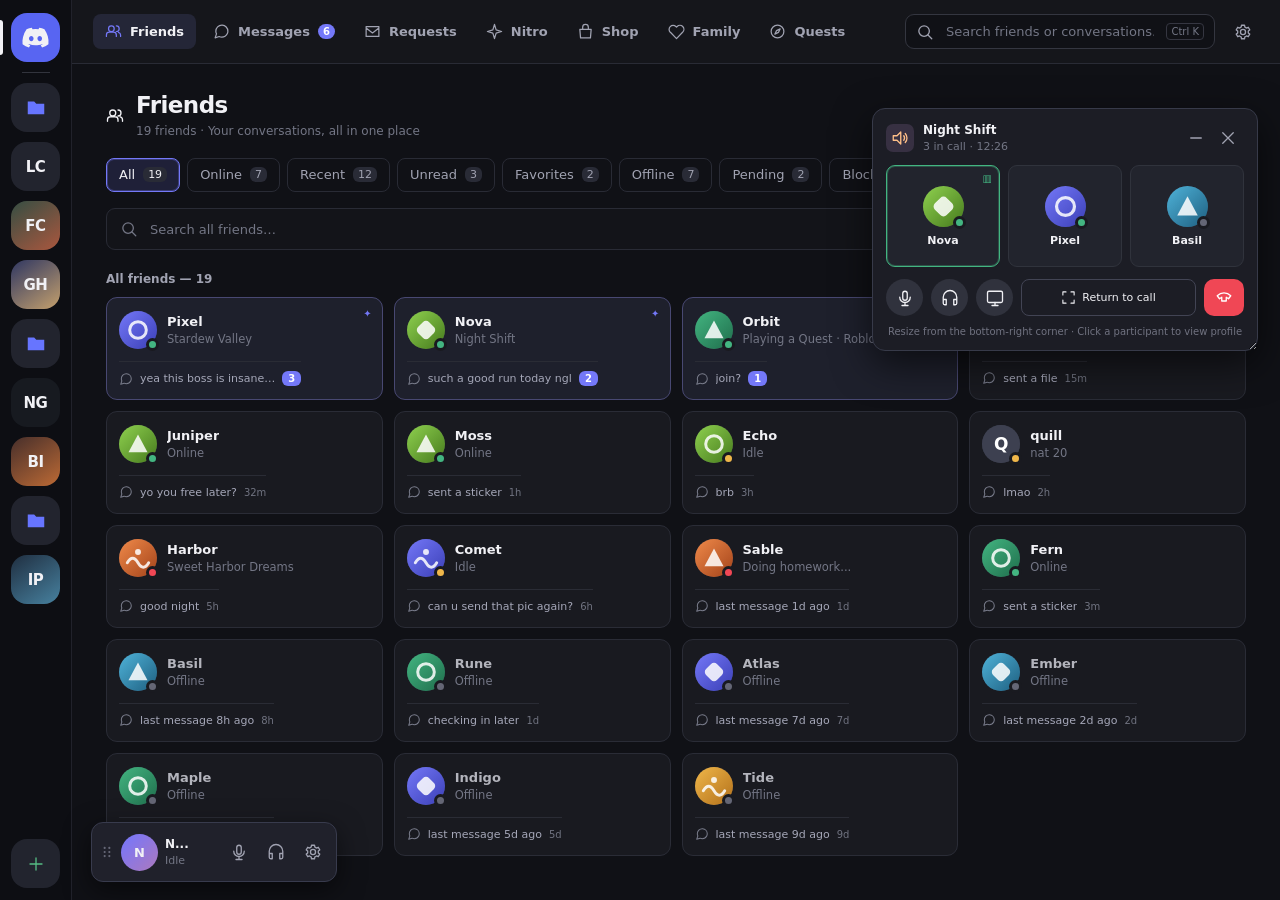
<file: preview/index.html>
<!doctype html>
<html lang="en">
<head>
<meta charset="utf-8">
<meta name="viewport" content="width=device-width,initial-scale=1">
<title>Discord+ — Refined Dark | Interactive preview</title>
<link rel="stylesheet" href="styles.css">
</head>
<body>
<div id="app" class="app">
  <aside class="server-rail" aria-label="Server navigation">
    <button class="server-button home-button selected" data-server="home" title="Home" aria-label="Home"><svg class="ico"><use href="#i-discord"></use></svg></button>
    <div class="rail-divider"></div>
    <button class="server-button folder-button" data-server="folder1" title="Server folder"><svg class="ico"><use href="#i-folder"></use></svg></button>
    <button class="server-button server-image" data-server="NightShift" title="Night Shift"><span>LC</span></button>
    <button class="server-button server-image art-a" data-server="FriendsClub" title="Friends Club"><span>FC</span></button>
    <button class="server-button server-image art-b" data-server="GamesHub" title="Games Hub"><span>GH</span></button>
    <button class="server-button folder-button" data-server="folder2" title="Another server folder"><svg class="ico"><use href="#i-folder"></use></svg></button>
    <button class="server-button server-image art-c" data-server="Northgate" title="Northgate"><span>NG</span></button>
    <button class="server-button server-image art-d" data-server="Binding" title="Dungeon Club"><span>BI</span></button>
    <button class="server-button folder-button" data-server="folder3" title="Server folder"><svg class="ico"><use href="#i-folder"></use></svg></button>
    <button class="server-button server-image art-e" data-server="Network" title="Network Lab"><span>IP</span></button>
    <div class="rail-grow"></div>
    <button id="addServer" class="server-button muted-button" title="Add a server (preview)"><svg class="ico"><use href="#i-plus"></use></svg></button>
  </aside>
  <main class="workspace">
    <header class="topbar">
      <nav class="nav-items" aria-label="Main navigation">
        <button class="nav-item active" data-page="friends"><svg class="ico"><use href="#i-users"></use></svg> Friends</button>
        <button class="nav-item" data-page="messages"><svg class="ico"><use href="#i-message"></use></svg> Messages <span id="messagesBadge" class="nav-badge">3</span></button>
        <button class="nav-item optional-nav" data-page="requests"><svg class="ico"><use href="#i-mail"></use></svg> Requests</button>
        <button class="nav-item optional-nav" data-page="nitro"><svg class="ico"><use href="#i-sparkle"></use></svg> Nitro</button>
        <button class="nav-item optional-nav" data-page="shop"><svg class="ico"><use href="#i-bag"></use></svg> Shop</button>
        <button class="nav-item optional-nav" data-page="family"><svg class="ico"><use href="#i-heart"></use></svg> Family</button>
        <button class="nav-item optional-nav" data-page="quests"><svg class="ico"><use href="#i-compass"></use></svg> Quests</button>
      </nav>
      <button id="navOverflow" class="icon-btn overflow-menu" aria-label="More navigation" title="More"><svg class="ico"><use href="#i-more"></use></svg></button>
      <div class="header-search"><svg class="ico"><use href="#i-search"></use></svg><input id="globalSearch" placeholder="Search friends or conversations…" aria-label="Global search"><span class="kbd">Ctrl K</span></div>
      <button id="settingsHeader" class="icon-btn" title="Design settings" aria-label="Design settings"><svg class="ico"><use href="#i-settings"></use></svg></button>
    </header>
    <div id="view" class="view"></div>
  </main>
  <section id="voicePanel" class="voice-panel" aria-label="Voice call controls">
    <div id="callDrag" class="voice-head drag-handle"><div class="call-head-copy"><span class="call-symbol"><svg class="ico"><use href="#i-volume"></use></svg></span><div><strong id="voiceTitle">Night Shift</strong><span id="callMeta">3 in call · 12:26</span></div></div><div class="call-head-actions"><button id="callMinimize" title="Minimize call" aria-label="Minimize call" class="icon-btn"><svg class="ico"><use href="#i-minus"></use></svg></button><button id="callClose" title="Disconnect" aria-label="Disconnect" class="icon-btn danger-hover"><svg class="ico"><use href="#i-close"></use></svg></button></div></div>
    <div id="voiceExpanded" class="voice-expanded"><div id="voicePeople" class="voice-people"></div><div class="voice-controls"><button id="voiceMute" class="control-round" title="Mute" aria-label="Mute"><svg class="ico"><use href="#i-mic"></use></svg></button><button id="voiceDeafen" class="control-round" title="Deafen" aria-label="Deafen"><svg class="ico"><use href="#i-headphones"></use></svg></button><button id="voiceShare" class="control-round" title="Share screen (preview only)" aria-label="Share screen"><svg class="ico"><use href="#i-monitor"></use></svg></button><button id="returnToCall" class="return-call"><svg class="ico"><use href="#i-expand"></use></svg> Return to call</button><button id="voiceHangup" class="hangup" title="Disconnect" aria-label="Disconnect"><svg class="ico"><use href="#i-phone-off"></use></svg></button></div><div class="call-caption">Resize from the bottom-right corner · Click a participant to view profile</div></div>
  </section>
  <section id="userDock" class="user-dock" aria-label="Movable user controls"><div id="dockGrip" class="dock-grip drag-handle" title="Drag to move"><svg class="ico"><use href="#i-grip"></use></svg></div><div class="self-avatar">N</div><div class="self-name"><strong>N...</strong><span>Idle</span></div><button id="dockMute" class="icon-btn" title="Mute" aria-label="Mute"><svg class="ico"><use href="#i-mic"></use></svg></button><button id="dockDeafen" class="icon-btn" title="Deafen" aria-label="Deafen"><svg class="ico"><use href="#i-headphones"></use></svg></button><button id="dockSettings" class="icon-btn" title="Settings" aria-label="Settings"><svg class="ico"><use href="#i-settings"></use></svg></button></section>
  <section id="settingsPanel" class="settings-panel hidden" aria-label="Discord+ preferences"><div class="settings-top"><strong>Discord+ settings</strong><button id="closeSettings" class="icon-btn" title="Close settings"><svg class="ico"><use href="#i-close"></use></svg></button></div><p>Preview preferences are saved only in this browser.</p><label class="field-label">Grid density <select id="densitySetting"><option value="comfortable">Comfortable</option><option value="compact">Compact</option></select></label><label class="toggle-line"><input id="previewsSetting" type="checkbox" checked><span>Show message previews</span></label><label class="toggle-line"><input id="activitySetting" type="checkbox" checked><span>Show game activity</span></label><label class="toggle-line"><input id="questSetting" type="checkbox"><span>Show optional quest chip</span></label><label class="field-label">Accent color <input id="accentSetting" type="color" value="#7478f8"></label><button id="resetLayout" class="secondary-action full-width">Reset widget positions and settings</button><div class="settings-notice">Local prototype only. These options do not change Discord itself.</div></section>
  <div id="profileModal" class="modal-overlay hidden" role="presentation"><section class="profile-modal" role="dialog" aria-modal="true" aria-label="Profile"><button class="modal-close icon-btn" id="closeProfile" title="Close"><svg class="ico"><use href="#i-close"></use></svg></button><div id="profileBody"></div></section></div>
  <div id="toast" class="toast" role="status" aria-live="polite"></div>
</div>
<svg xmlns="http://www.w3.org/2000/svg" aria-hidden="true" class="svg-defs"><symbol id="i-discord" viewBox="0 0 24 24"><path d="M19.4 5.1A18 18 0 0 0 15.1 4l-.6 1.1a16 16 0 0 0-5 0L9 4a18 18 0 0 0-4.4 1.1C1.7 9.4.9 13.5 1.3 17.5a18 18 0 0 0 5.3 2.7l1.1-1.8c-.6-.2-1.1-.5-1.6-.8l.4-.3c3.5 1.6 7.5 1.6 11 0l.4.3c-.5.3-1 .6-1.6.8l1.1 1.8a18 18 0 0 0 5.3-2.7c.5-4.7-.8-8.8-3.3-12.4ZM8.5 15.1c-1.1 0-1.9-1-1.9-2.2 0-1.3.9-2.2 1.9-2.2s1.9.9 1.9 2.2-.8 2.2-1.9 2.2Zm7 0c-1.1 0-1.9-1-1.9-2.2 0-1.3.8-2.2 1.9-2.2s1.9.9 1.9 2.2-.8 2.2-1.9 2.2Z"/></symbol>
<symbol id="i-folder" viewBox="0 0 24 24"><path d="M3 5h7l2.3 2.4H21v11.4H3z"/></symbol>
<symbol id="i-users" viewBox="0 0 24 24"><path d="M16 19v-2a4 4 0 0 0-4-4H6a4 4 0 0 0-4 4v2m14-15a4 4 0 0 1 0 8m6 7v-2a4 4 0 0 0-3-3.87M13 8a4 4 0 1 1-8 0 4 4 0 0 1 8 0Z"/></symbol>
<symbol id="i-message" viewBox="0 0 24 24"><path d="M21 11.5a8.4 8.4 0 0 1-.9 3.8A8.6 8.6 0 0 1 12.5 20a8.4 8.4 0 0 1-3.8-.9L3 21l1.9-5.7A8.4 8.4 0 0 1 4 11.5 8.6 8.6 0 0 1 12.5 3H13a8.6 8.6 0 0 1 8 8.5Z"/></symbol>
<symbol id="i-mail" viewBox="0 0 24 24"><path d="M3 5h18v14H3zM3 7l9 7 9-7"/></symbol>
<symbol id="i-sparkle" viewBox="0 0 24 24"><path d="m12 2 2.3 7.7L22 12l-7.7 2.3L12 22l-2.3-7.7L2 12l7.7-2.3z"/></symbol>
<symbol id="i-bag" viewBox="0 0 24 24"><path d="M4 9h16l-1 12H5L4 9Zm4 0V6a4 4 0 0 1 8 0v3"/></symbol>
<symbol id="i-heart" viewBox="0 0 24 24"><path d="M20.8 5a5.6 5.6 0 0 0-7.9 0l-.9.9-.9-.9a5.6 5.6 0 1 0-7.9 8l.9.8L12 22l7.9-8.2.9-.9a5.6 5.6 0 0 0 0-7.9Z"/></symbol>
<symbol id="i-compass" viewBox="0 0 24 24"><circle cx="12" cy="12" r="9"/><path d="m15.7 8.3-2.4 5-5 2.4 2.4-5z"/></symbol>
<symbol id="i-search" viewBox="0 0 24 24"><circle cx="10.8" cy="10.8" r="7"/><path d="m16 16 5 5"/></symbol>
<symbol id="i-settings" viewBox="0 0 24 24"><circle cx="12" cy="12" r="3.4"/><path d="M19 13.3a7 7 0 0 0 0-2.6l2-1.5-2-3.5-2.3 1a9 9 0 0 0-2.2-1.3L14 3h-4l-.5 2.4a9 9 0 0 0-2.2 1.3l-2.3-1-2 3.5 2 1.5a7 7 0 0 0 0 2.6l-2 1.5 2 3.5 2.3-1a9 9 0 0 0 2.2 1.3L10 21h4l.5-2.4a9 9 0 0 0 2.2-1.3l2.3 1 2-3.5z"/></symbol>
<symbol id="i-volume" viewBox="0 0 24 24"><path d="M3 9h5l5-5v16l-5-5H3zM17 9a5 5 0 0 1 0 6m2-9a9 9 0 0 1 0 12"/></symbol>
<symbol id="i-minus" viewBox="0 0 24 24"><path d="M5 12h14"/></symbol><symbol id="i-close" viewBox="0 0 24 24"><path d="m5 5 14 14M19 5 5 19"/></symbol>
<symbol id="i-mic" viewBox="0 0 24 24"><rect x="9" y="3" width="6" height="12" rx="3"/><path d="M5 11a7 7 0 0 0 14 0m-7 7v4m-4 0h8"/></symbol>
<symbol id="i-headphones" viewBox="0 0 24 24"><path d="M3 14v-3a9 9 0 0 1 18 0v3m-18 0h4v7H5a2 2 0 0 1-2-2zm14 0h4v5a2 2 0 0 1-2 2h-2z"/></symbol>
<symbol id="i-monitor" viewBox="0 0 24 24"><rect x="2" y="3" width="20" height="15" rx="2"/><path d="M8 22h8m-4-4v4"/></symbol>
<symbol id="i-expand" viewBox="0 0 24 24"><path d="M8 3H3v5m13-5h5v5M3 16v5h5m13-5v5h-5"/></symbol>
<symbol id="i-phone-off" viewBox="0 0 24 24"><path d="M3 9c5-5 13-5 18 0l-3 4-3-2v5h-6v-5l-3 2z"/></symbol>
<symbol id="i-grip" viewBox="0 0 24 24"><circle cx="8" cy="5" r="1"/><circle cx="16" cy="5" r="1"/><circle cx="8" cy="12" r="1"/><circle cx="16" cy="12" r="1"/><circle cx="8" cy="19" r="1"/><circle cx="16" cy="19" r="1"/></symbol>
<symbol id="i-plus" viewBox="0 0 24 24"><path d="M12 4v16M4 12h16"/></symbol><symbol id="i-back" viewBox="0 0 24 24"><path d="m15 5-7 7 7 7M8 12h13"/></symbol><symbol id="i-more" viewBox="0 0 24 24"><circle cx="5" cy="12" r="1.5"/><circle cx="12" cy="12" r="1.5"/><circle cx="19" cy="12" r="1.5"/></symbol><symbol id="i-pin" viewBox="0 0 24 24"><path d="m16 3 5 5-3 1-4 5-1 7-3-7-5-4 6-1 4-4z"/></symbol>
</svg>
<script src="app.js"></script>
</body>
</html>
</file>
<file: preview/styles.css>
/* Discord+ Refined Dark — Offline concept prototype. No network or Discord integration. */
:root{color-scheme:dark;--bg:#101116;--rail:#0d0e13;--surface:#15161c;--surface2:#1b1c24;--hover:#252630;--line:#292b35;--text:#f1f1f5;--secondary:#a1a3b2;--muted:#737685;--accent:#7478f8;--accent-soft:color-mix(in srgb,var(--accent) 15%,transparent);--green:#43b581;--yellow:#f0b74a;--red:#f04755;--radius:11px;--duration:160ms;font-family:Inter,"gg sans",system-ui,-apple-system,"Segoe UI",sans-serif;font-synthesis:none}
*{box-sizing:border-box}body{margin:0;background:#08090e;color:var(--text);font-size:13px}button,input,select{font:inherit}button{color:inherit;border:0;background:none;cursor:pointer}button:focus-visible,input:focus-visible,select:focus-visible{outline:2px solid var(--accent);outline-offset:2px}button:disabled{opacity:.4;cursor:not-allowed}svg.ico{width:18px;height:18px;stroke:currentColor;stroke-width:1.75;stroke-linecap:round;stroke-linejoin:round;fill:none;flex:none}svg.ico use[href="#i-discord"],svg.ico use[href="#i-folder"]{stroke:none;fill:currentColor}svg.svg-defs{position:absolute;width:0;height:0;overflow:hidden}.hidden{display:none!important}.app{height:100dvh;min-height:520px;display:flex;overflow:hidden;isolation:isolate;background:var(--bg)}.server-rail{width:72px;flex:0 0 72px;background:var(--rail);display:flex;flex-direction:column;gap:10px;padding:13px 10px 12px;align-items:center;border-right:1px solid #21222b;overflow-y:auto;scrollbar-width:none}.server-rail::-webkit-scrollbar{display:none}.server-button{width:49px;height:49px;min-height:49px;border-radius:16px;display:grid;place-items:center;background:#22242e;position:relative;transition:background var(--duration),border-radius var(--duration),transform var(--duration);font-weight:800;letter-spacing:-.5px}.server-button:not(.home-button):hover{border-radius:13px;background:#343644;transform:translateY(-1px)}.server-button.selected:before{content:"";position:absolute;left:-11px;top:15%;height:70%;width:3px;border-radius:0 6px 6px 0;background:var(--text)}.home-button{background:#5865f2}.home-button .ico{width:29px;height:29px}.folder-button{color:#6775ff}.folder-button .ico{width:22px;height:22px}.rail-divider{height:1px;width:28px;background:#32343d;flex:none}.server-image{font-size:15px}.art-a{background:linear-gradient(145deg,#354e43,#aa573e)}.art-b{background:linear-gradient(145deg,#2f3762,#c4a06d)}.art-c{background:#171a20}.art-d{background:linear-gradient(145deg,#472f2b,#bc6a35)}.art-e{background:linear-gradient(145deg,#202f41,#47819f)}.rail-grow{flex:1}.muted-button{color:#56bc84;font-size:23px}.workspace{min-width:0;flex:1;display:flex;flex-direction:column;background:var(--bg)}.topbar{height:64px;min-height:64px;border-bottom:1px solid var(--line);display:flex;align-items:center;padding:0 21px;gap:12px;background:#15161b;z-index:2}.nav-items{display:flex;gap:5px;min-width:0;align-items:center;overflow:hidden}.nav-item{height:35px;display:flex;align-items:center;gap:8px;white-space:nowrap;padding:0 12px;border-radius:8px;color:var(--secondary);font-weight:560;transition:background var(--duration),color var(--duration)}.nav-item:hover,.nav-item.active{background:#242637;color:var(--text)}.nav-item.active .ico{color:var(--accent)}.nav-item .ico{width:17px;height:17px}.nav-badge{font-size:10px;border-radius:8px;padding:2px 5px;background:var(--accent);color:#fff}.header-search{margin-left:auto;width:min(310px,26vw);height:35px;display:flex;gap:10px;align-items:center;background:#101116;border:1px solid #343640;border-radius:9px;padding:0 10px;color:var(--secondary);flex-shrink:0}.header-search input{width:100%;min-width:30px;outline:0;border:0;color:var(--text);background:transparent}.header-search input::placeholder{color:var(--muted)}.kbd{color:var(--muted);font-size:10px;border:1px solid #353641;padding:2px 4px;border-radius:4px;white-space:nowrap}.icon-btn{display:grid;place-items:center;width:32px;height:32px;border-radius:7px;color:var(--secondary);flex:none}.icon-btn:hover{background:var(--hover);color:var(--text)}.icon-btn.is-active{color:var(--red)}.overflow-menu{display:none}.view{flex:1;min-height:0;overflow-y:auto;scrollbar-width:thin;scrollbar-color:#3b3c47 transparent;padding:29px 34px 88px}.page-heading{display:flex;align-items:center;gap:12px;margin-bottom:19px}.page-heading h1{font-size:23px;line-height:1.1;letter-spacing:-.55px;margin:0;font-weight:710}.page-subtitle{margin:6px 0 0;color:var(--muted);font-size:12px}.page-heading .title-ico{color:var(--secondary);width:25px;height:25px}.view-actions{display:flex;flex-wrap:wrap;align-items:center;gap:12px;margin:16px 0 16px}.filters{display:flex;gap:7px;flex-wrap:wrap}.filter{min-width:71px;min-height:34px;border:1px solid var(--line);color:var(--secondary);padding:0 12px;border-radius:8px;display:flex;gap:8px;align-items:center;justify-content:center}.filter:hover{background:var(--hover)}.filter.active{border-color:var(--accent);background:var(--accent-soft);color:var(--text);box-shadow:inset 0 0 0 1px color-mix(in srgb,var(--accent) 32%,transparent)}.filter .count{font-size:11px;padding:1px 5px;border-radius:6px;background:#292b36}.mini-actions{margin-left:auto;display:flex;align-items:center;gap:8px}.mini-select{border:1px solid var(--line);background:var(--surface2);border-radius:8px;color:var(--secondary);padding:8px}.local-search{height:42px;width:100%;border:1px solid var(--line);background:#131419;display:flex;align-items:center;gap:10px;padding:0 13px;border-radius:9px;color:var(--muted);margin-bottom:22px}.local-search input{background:transparent;border:0;outline:0;flex:1;min-width:20px;color:var(--text)}.local-search input::placeholder{color:var(--muted)}.section-heading{display:flex;align-items:center;justify-content:space-between;color:var(--secondary);font-size:12px;margin:20px 0 11px;font-weight:620}.section-heading .dim{color:var(--muted);font-weight:450}.friends-grid{display:grid;grid-template-columns:repeat(auto-fill,minmax(min(270px,100%),1fr));gap:11px}.friend-card{position:relative;text-align:left;background:#191a20;border:1px solid #2a2c36;border-radius:var(--radius);padding:13px 12px 12px;min-height:103px;display:flex;flex-direction:column;gap:12px;overflow:hidden;transition:background var(--duration),border-color var(--duration),transform var(--duration)}.friend-card:hover{background:#20212a;border-color:#474958;transform:translateY(-1px)}.friend-card:active{transform:translateY(0)}.friend-card.unread{background:#1e202c;border-color:#484872}.card-top{display:flex;align-items:center;gap:10px;min-width:0}.avatar{display:block;width:38px;height:38px;border-radius:50%;background:#323543;color:#fff;flex:none;position:relative;font-size:17px;overflow:visible}.avatar>img{width:100%;height:100%;border-radius:inherit;object-fit:cover;display:block}.avatar .fallback{width:100%;height:100%;border-radius:50%;display:grid;place-items:center;background:var(--avatar-bg,#535765);font-weight:700}.presence{width:13px;height:13px;position:absolute;bottom:-2px;right:-2px;border:3px solid #191a20;border-radius:50%;background:#646675}.presence.online{background:var(--green)}.presence.idle{background:var(--yellow)}.presence.dnd{background:var(--red)}.card-names{min-width:0;flex:1}.card-name{display:block;font-weight:650;font-size:13px;white-space:nowrap;overflow:hidden;text-overflow:ellipsis;color:var(--text)}.card-activity{display:block;white-space:nowrap;overflow:hidden;text-overflow:ellipsis;color:var(--muted);font-size:11.5px;margin-top:3px}.friend-card.offline .card-name{color:#b3b4bc}.card-preview{border-top:1px solid #2a2c35;padding-top:9px;display:flex;align-items:center;gap:7px;min-width:0;color:#a5a7b8;font-size:11px}.card-preview .ico{width:14px;height:14px;color:#787b8a}.card-preview span:first-of-type{overflow:hidden;white-space:nowrap;text-overflow:ellipsis;min-width:0;flex:1}.card-preview .time{font-size:10px;color:#707380;white-space:nowrap}.unread-pill{background:var(--accent);padding:2px 6px;border-radius:6px;color:#fff;font-size:10px;font-weight:650;margin-left:auto}.fav-star{position:absolute;right:10px;top:10px;color:var(--accent);font-size:10px}.friend-card .menu-dots{position:absolute;right:9px;top:7px;opacity:0}.friend-card:hover .menu-dots{opacity:1}.empty-state{border:1px dashed var(--line);border-radius:10px;color:var(--muted);padding:30px;text-align:center}.voice-panel{position:fixed;right:22px;top:108px;z-index:15;background:#1c1d25;border:1px solid #373a49;border-radius:13px;box-shadow:0 13px 38px #0009;width:386px;min-width:275px;max-width:calc(100vw - 100px);min-height:64px;resize:both;overflow:auto;scrollbar-width:none}.voice-panel::-webkit-scrollbar{display:none}.voice-panel.minimized{height:auto!important;min-height:58px;resize:none}.voice-panel.disconnected{display:none}.voice-head{display:flex;align-items:center;justify-content:space-between;padding:13px 13px 11px;gap:8px;cursor:grab;touch-action:none}.drag-handle:active{cursor:grabbing}.call-head-copy{display:flex;align-items:center;gap:9px;min-width:0}.call-head-copy>div{min-width:0}.call-symbol{width:28px;height:28px;display:grid;place-items:center;border-radius:7px;background:#373042;color:#ffbf88;flex:none}.call-head-copy strong{display:block;overflow:hidden;white-space:nowrap;text-overflow:ellipsis;font-weight:660;font-size:12px}.call-head-copy span:not(.call-symbol){display:block;color:var(--muted);font-size:11px;margin-top:3px}.call-head-actions{display:flex;flex:none}.voice-expanded{padding:0 13px 13px}.voice-people{display:grid;grid-template-columns:repeat(3,minmax(0,1fr));gap:8px}.voice-panel.narrow .voice-people{grid-template-columns:1fr 1fr}.voice-panel.speaker-mode .voice-people{grid-template-columns:1fr}.call-person{border:1px solid #30333c;min-width:0;background:#22242d;border-radius:9px;display:flex;flex-direction:column;align-items:center;gap:7px;padding:10px 4px;justify-content:center;min-height:102px;position:relative}.call-person:hover{border-color:#797b90;background:#2a2c36}.call-person.talking{border-color:var(--green);box-shadow:inset 0 0 0 1px #43b58155}.voice-panel.speaker-mode .call-person:not(.talking){display:none}.voice-people .avatar{width:41px;height:41px}.call-person .call-username{font-size:11px;font-weight:600;overflow:hidden;text-overflow:ellipsis;width:100%;text-align:center;white-space:nowrap}.call-person .talking-badge{position:absolute;right:7px;top:7px;color:var(--green);font-size:10px}.voice-controls{display:flex;align-items:center;gap:8px;margin-top:12px}.control-round{width:37px;height:37px;display:grid;place-items:center;border-radius:50%;background:#30323d;flex:0 0 37px}.control-round:hover{background:#434654}.control-round.active{background:#60323c;color:#ff8a9c}.return-call{font-size:11px;display:flex;align-items:center;justify-content:center;gap:6px;flex:1;min-width:0;border:1px solid #424454;border-radius:8px;padding:10px 5px}.return-call:hover{background:#363849}.return-call .ico{width:15px;height:15px}.hangup{width:40px;height:37px;display:grid;place-items:center;background:var(--red);color:white;border-radius:10px;flex:0 0 40px}.hangup:hover{background:#ff5a66}.call-caption{color:#707280;font-size:10px;text-align:center;margin:10px 0 0}.user-dock{position:fixed;left:91px;bottom:18px;z-index:16;display:flex;gap:7px;align-items:center;background:#20212b;border:1px solid #383b4d;border-radius:12px;padding:8px;box-shadow:0 8px 27px #0008;min-height:60px}.dock-grip{height:36px;width:14px;display:grid;place-items:center;color:#676978;cursor:grab;touch-action:none}.dock-grip .ico{width:14px}.self-avatar{background:linear-gradient(135deg,#7376ff,#ac79bd);width:37px;height:37px;border-radius:50%;display:grid;place-items:center;font-weight:900}.self-name{display:flex;flex-direction:column;gap:3px;margin-right:8px;min-width:44px}.self-name strong{font-size:12px}.self-name span{color:var(--muted);font-size:11px}.user-dock .icon-btn{width:30px;height:32px}.settings-panel{width:288px;background:#1a1b22;border:1px solid #444556;border-radius:12px;position:fixed;right:19px;top:74px;z-index:50;box-shadow:0 20px 40px #0009;padding:17px}.settings-top{display:flex;align-items:center;justify-content:space-between;font-size:15px}.settings-panel p,.settings-notice{color:var(--muted);font-size:11px;line-height:1.5}.settings-panel p{margin:12px 0 20px}.field-label{display:flex;justify-content:space-between;align-items:center;gap:12px;margin:16px 0;font-weight:500;color:var(--secondary)}.field-label select{max-width:132px;border:1px solid var(--line);padding:7px;background:#292b34;color:var(--text);border-radius:7px}.field-label input[type=color]{height:30px;width:43px;padding:0;border:0;background:transparent;cursor:pointer}.toggle-line{display:flex;align-items:center;gap:10px;margin:15px 0;color:var(--secondary)}.toggle-line input{accent-color:var(--accent)}.secondary-action{background:#292b36;border:1px solid #464856;border-radius:8px;padding:9px 12px}.secondary-action:hover{background:#343644}.full-width{width:100%}.settings-notice{margin-top:16px;border-top:1px solid var(--line);padding-top:12px}.modal-overlay{inset:0;position:fixed;background:#0009;display:grid;place-items:center;z-index:75}.profile-modal{position:relative;width:min(365px,calc(100vw - 32px));border:1px solid #424454;background:#1c1d24;border-radius:13px;overflow:hidden;box-shadow:0 22px 60px #000a}.modal-close{position:absolute;top:9px;right:9px;z-index:1}.profile-banner{height:80px;background:linear-gradient(140deg,#353953,#232534)}.profile-main{padding:0 20px 20px}.profile-main .avatar{width:72px;height:72px;border:5px solid #1c1d24;margin-top:-35px}.profile-main .presence{width:17px;height:17px}.profile-main h2{margin:12px 0 5px;font-size:18px}.profile-main p{color:var(--secondary);line-height:1.6}.profile-tag{font-size:11px;border:1px solid #444654;padding:5px 7px;display:inline-block;border-radius:6px;color:#bdc0d2;margin:10px 0}.profile-actions{display:flex;gap:8px}.profile-actions button{flex:1}.toast{position:fixed;z-index:100;left:50%;bottom:24px;transform:translate(-50%,10px);pointer-events:none;background:#303340;border:1px solid #555c71;color:#eee;padding:11px 16px;border-radius:9px;opacity:0;transition:opacity .2s,transform .2s;box-shadow:0 8px 30px #0008}.toast.visible{opacity:1;transform:translate(-50%,0)}
/* DM and server screens */
.chat-layout{height:100%;min-height:450px;display:flex;flex-direction:column}.view:has(.chat-layout){padding:0}.chat-header{padding:15px 24px;border-bottom:1px solid var(--line);display:flex;align-items:center;gap:12px;min-height:72px;background:#17181e}.chat-header .avatar{width:37px;height:37px}.chat-main{flex:1;min-height:0;overflow:auto;padding:27px 7% 25px}.chat-header .back-btn{margin-right:4px}.chat-user strong{display:block;font-size:14px}.chat-user small{display:block;margin-top:4px;color:var(--secondary)}.chat-spacer{flex:1}.text-message{display:flex;gap:13px;padding:12px 0;max-width:720px}.text-message .avatar{width:35px;height:35px}.message-content strong{font-size:12px}.message-content time{color:var(--muted);font-size:11px;margin-left:9px}.message-content p{color:#d7d7e1;white-space:pre-line;font-size:13px;line-height:1.55;margin:6px 0 0}.chat-input-form{margin:0 23px 21px;min-height:45px;display:flex;align-items:center;gap:10px;background:#252630;border-radius:9px;padding:0 12px}.chat-input-form input{background:transparent;border:0;flex:1;min-width:0;color:var(--text);outline:0}.chat-input-form button{background:var(--accent);border-radius:7px;padding:7px 12px;font-weight:600}.chat-input-form button:hover{filter:brightness(1.15)}.list-row{display:flex;align-items:center;gap:12px;padding:12px;background:#191a21;border:1px solid var(--line);margin-bottom:9px;border-radius:10px;text-align:left;width:100%}.list-row:hover{background:#242630}.list-row .list-title{flex:1;min-width:0}.list-row strong{font-size:13px}.list-row small{display:block;color:var(--secondary);margin-top:5px}.simple-panel{border:1px solid var(--line);border-radius:11px;background:#191a20;padding:20px;max-width:650px}.simple-panel p{line-height:1.6;color:var(--secondary)}.muted-text{color:var(--secondary)}.primary-action{background:var(--accent);color:#fff;border-radius:8px;padding:10px 14px;font-weight:600}.primary-action:hover{filter:brightness(1.15)}.server-layout{display:grid;grid-template-columns:230px minmax(0,1fr);height:100%;min-height:420px}.view:has(.server-layout){padding:0}.channel-sidebar{background:#17181f;padding:19px 12px;border-right:1px solid var(--line)}.channel-sidebar h3{margin:0 0 23px;padding:4px 7px;font-size:14px}.channel-group{margin:20px 8px 8px;color:var(--muted);font-size:11px;text-transform:uppercase;letter-spacing:.6px}.channel-link{display:block;width:100%;color:#a3a5b1;text-align:left;border-radius:7px;padding:9px 11px;margin:2px 0}.channel-link.active,.channel-link:hover{background:#2a2b38;color:var(--text)}.server-content{display:flex;flex-direction:column;min-height:0}.server-content .chat-main{padding-top:70px}.server-welcome{font-size:24px;letter-spacing:-.5px}.server-copy{max-width:560px;color:var(--secondary);line-height:1.7;margin-bottom:26px}.tag{display:inline-block;color:#bfc2d2;background:#292c39;padding:5px 7px;border-radius:6px;font-size:11px}.quest-chip{display:flex;gap:10px;align-items:center;position:fixed;bottom:16px;right:18px;z-index:10;background:#212331;border:1px solid #42465e;border-radius:11px;padding:11px 13px;color:#bec2f2;font-size:12px}.quest-chip button{color:var(--text)}.quest-chip small{display:block;color:var(--muted);margin-top:4px}.view.compact-grid .friends-grid{grid-template-columns:repeat(auto-fill,minmax(min(230px,100%),1fr));gap:7px}.view.compact-grid .friend-card{min-height:75px;padding:10px;gap:4px}.view.compact-grid .friend-card .avatar{width:33px;height:33px}.view.compact-grid .card-preview{padding-top:5px}
@media(max-width:1240px){.topbar{padding:0 12px;gap:5px}.nav-item{padding:0 9px}.nav-items .optional-nav:nth-last-child(-n+2){display:none}.header-search{width:min(230px,22vw)}.view{padding:22px 20px 88px}}
@media(max-width:990px){.optional-nav{display:none!important}.overflow-menu{display:grid}.header-search{width:200px}.view{padding:20px 16px 88px}.friends-grid{grid-template-columns:repeat(auto-fill,minmax(min(200px,100%),1fr))}.server-layout{grid-template-columns:190px minmax(0,1fr)}}
@media(max-width:680px){.server-rail{width:56px;flex-basis:56px;padding-left:5px;padding-right:5px}.server-button{width:42px;height:42px;min-height:42px}.header-search{width:140px}.kbd{display:none}.nav-item{font-size:0;gap:0;padding:0 10px}.nav-item .ico{width:18px;height:18px}.nav-badge{font-size:10px}.voice-panel{right:8px;top:95px;max-width:calc(100vw - 72px);width:290px}.user-dock{left:65px;bottom:9px}.view{padding:18px 12px 88px}.server-layout{grid-template-columns:132px minmax(0,1fr)}.channel-sidebar{padding:12px 4px}.channel-sidebar h3{font-size:11px}.channel-link{font-size:11px}.voice-controls{gap:4px}.control-round{width:30px;flex-basis:30px;height:31px}.hangup{width:33px;flex-basis:33px;height:31px}.return-call{font-size:9px}}
@media(prefers-reduced-motion:reduce){*,*::before,*::after{scroll-behavior:auto!important;transition:none!important;animation:none!important}}
/* v0.2 additions */
.nav-badge[hidden]{display:none}
.request-card{cursor:default}
.request-actions{display:flex;gap:8px;margin-top:10px}
.request-actions button{padding:5px 12px;font-size:12px}
</file>
